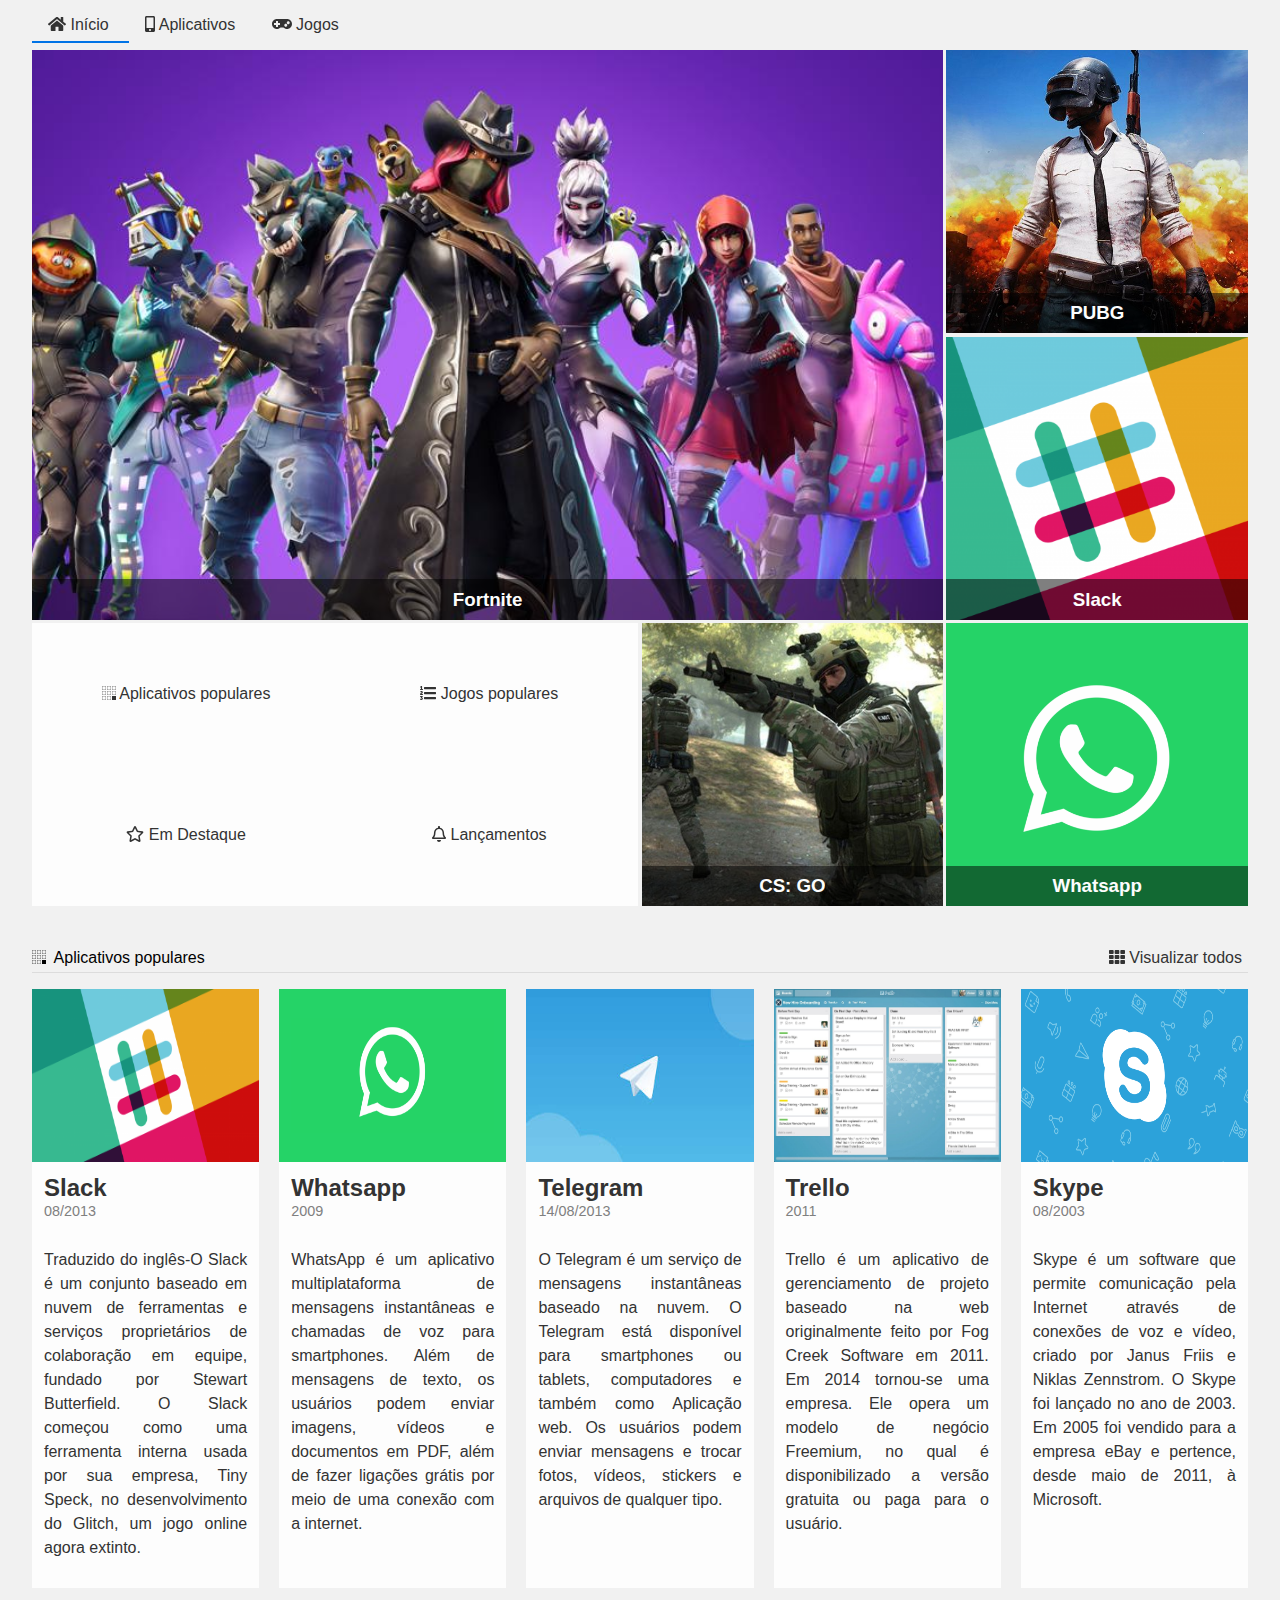
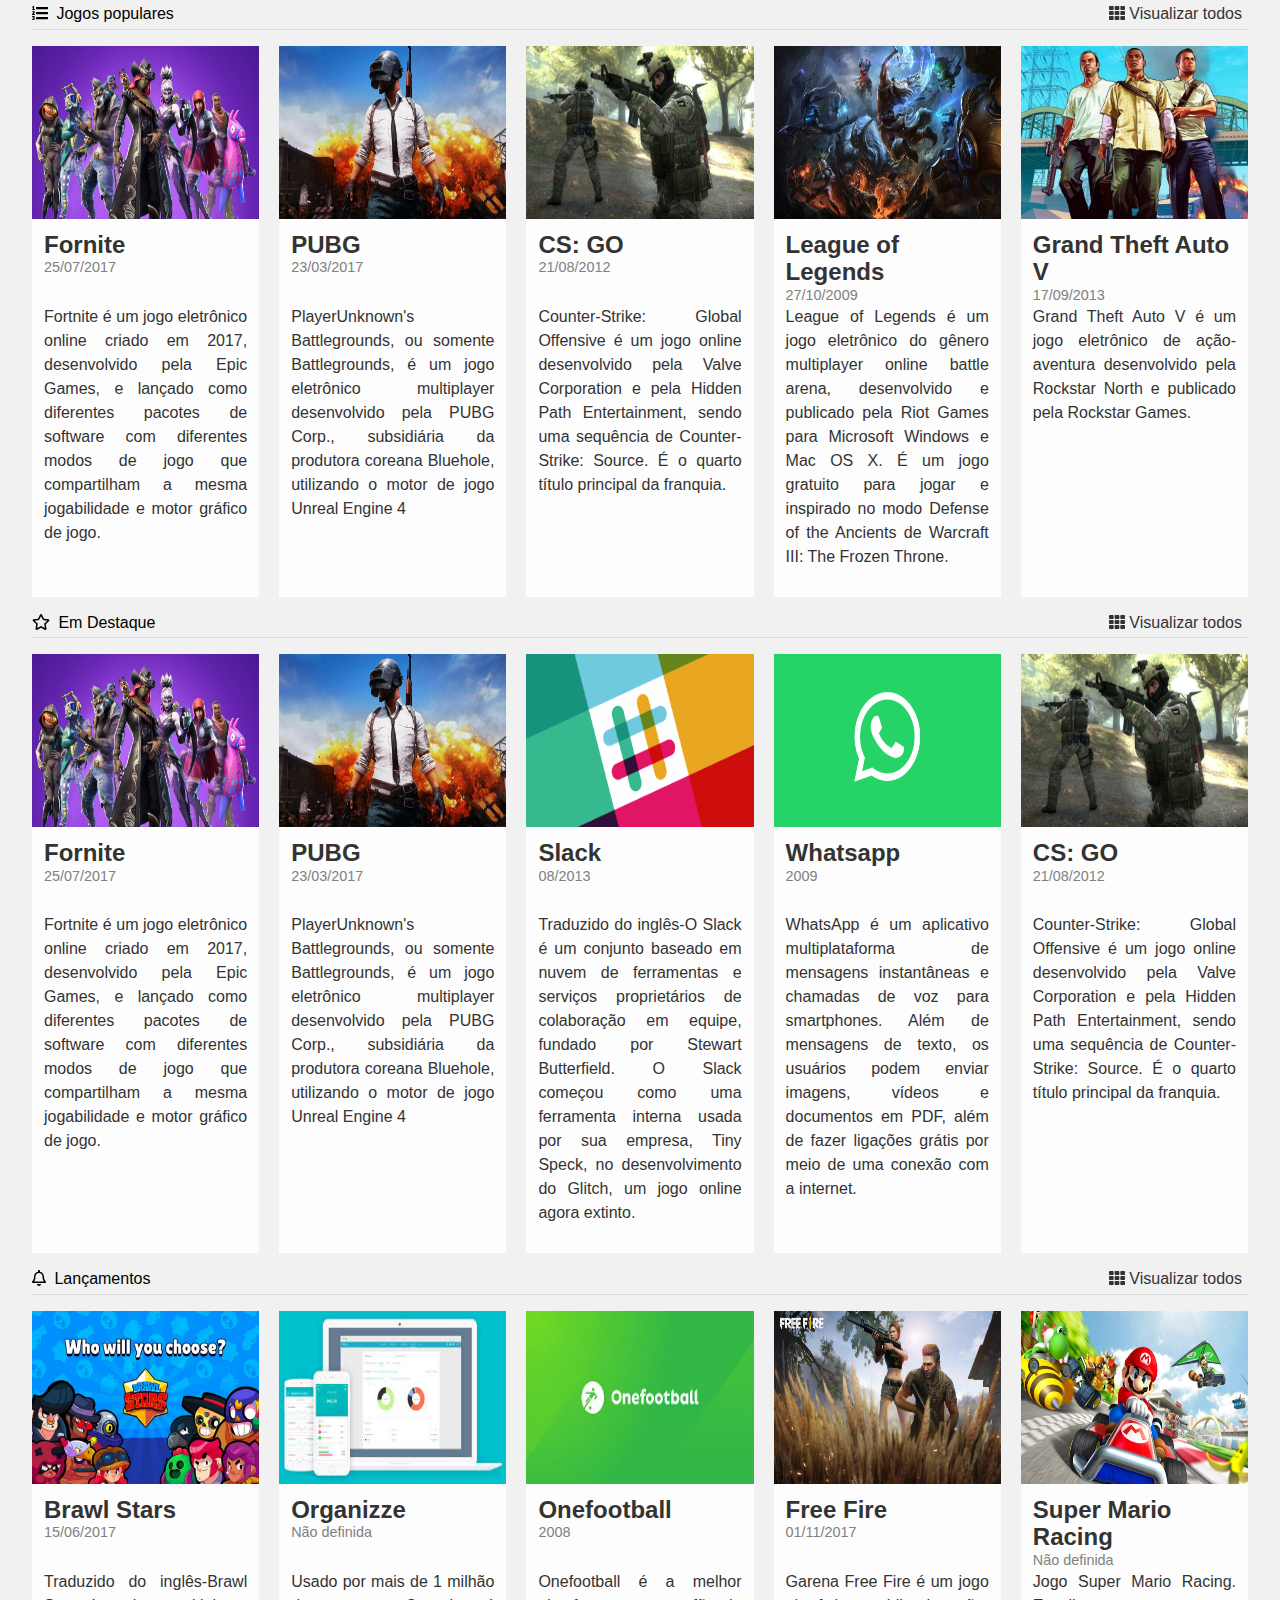
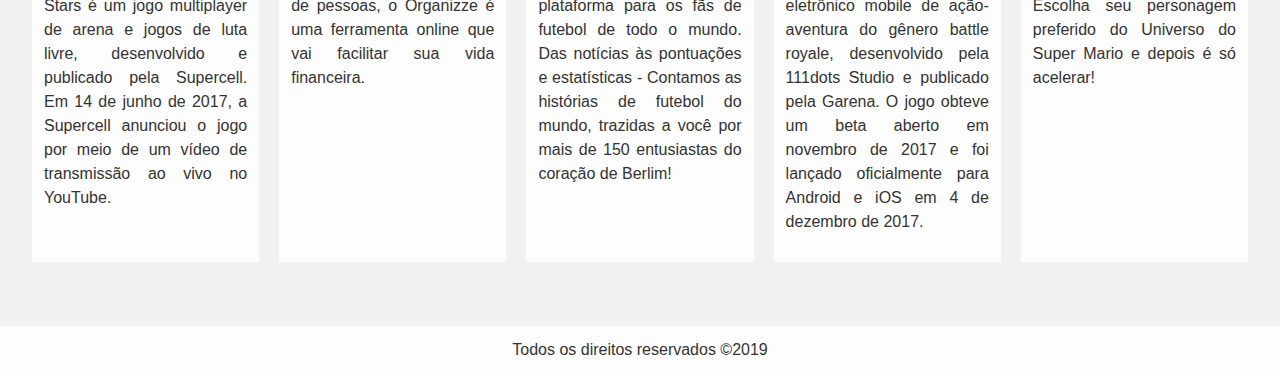
<file: index.html>
<!DOCTYPE html>
<html lang="en">

<head>
  <meta charset="UTF-8">
  <meta name="viewport" content="width=device-width, initial-scale=1.0">
  <meta http-equiv="X-UA-Compatible" content="ie=edge">
  <title>Alura Store | Baixe nossos aplicativos e jogos</title>
  <link href="./assets/css/normalize.css" rel="stylesheet">
  <link href="./assets/css/reset.css" rel="stylesheet">
  <link href="./assets/css/style.css" rel="stylesheet">
  <link href="./assets/css/destaques.css" rel="stylesheet">
  <link href="./assets/css/populares.css" rel="stylesheet">
  <link href="./assets/css/menu.css" rel="stylesheet">
  <link href="./assets/css/responsivo.css" rel="stylesheet">
</head>

<body class="app">
  <header class="cabecalho">
    <nav class="menu">
      <ul class="menu__lista">
          <li class="menu__item">
              <a class="menu__link ativo" href="#">
                  <i class="fas fa-home"></i>
                  Início
              </a>
              <a class="menu__link" href="#">
                  <i class="fas fa-mobile-alt"></i>
                  Aplicativos</a>
              <a class="menu__link" href="#">
                  <i class="fas fa-gamepad"></i>
                  Jogos
              </a>
          </li>
      </ul>
  </nav>
  </header>
  <main class="conteudo">
    <section class="destaques">
      <div class="destaques__principal caixa">
        <h3 class="destaques__titulo">Fortnite</h3>
      </div>
      <div class="destaques__secundario caixa">
        <h3 class="destaques__titulo">PUBG</h3>
      </div>
      <div class="destaques__secundario caixa">
        <h3 class="destaques__titulo">Slack</h3>
      </div>
      <div class="destaques__secundario caixa">
        <h3 class="destaques__titulo">Whatsapp</h3>
      </div>
      <div class="destaques__secundario caixa">
        <h3 class="destaques__titulo">CS: GO</h3>
      </div>
      <div class="destaques__categorias">
        <ul class="destaques__categorias___lista">
          <li class="destaques__categorias___item">
            <a class="destaques__categorias___link" href="#">
              <i class="destaques__categorias___icone fab fa-buromobelexperte"></i>
              Aplicativos populares
            </a>
          </li>
          <li class="destaques__categorias___item">
            <a class="destaques__categorias___link" href="#">
              <i class="fas fa-list-ol"></i>
              Jogos populares
            </a>
          </li>
          <li class="destaques__categorias___item">
            <a class="destaques__categorias___link" href="#">
              <i class="far fa-star"></i>
              Em Destaque
            </a>
          </li>
          <li class="destaques__categorias___item">
            <a class="destaques__categorias___link" href="#">
              <i class="far fa-bell"></i>
              Lançamentos
            </a>
          </li>
        </ul>
      </div>
    </section>

    <section class="populares">
      <div class="populares__itens">
        <div class="populares__info">
          <div class="populares__cabecalho">
            <h4 class="populares__titulo">
              <i class="populares__icone fab fa-buromobelexperte"></i>
              Aplicativos populares
            </h4>
            <button class="populares__botao">
              <i class="fas fa-th"></i>
              Visualizar todos
            </button>
          </div>
        </div>
        <div class="populares__conteudo">
          <div class="populares__card">
            <img class="populares__card___imagem" src="./assets/img/slack.png"></img>
            <div class="populares__card___corpo">
              <div class="populares__card___cabecalho">
                <h5 class="populares__card___titulo">Slack</h5>
                <time class="populares__card___data" datetime="2013-08-01">08/2013</time>
              </div>
              <div class="populares__card___descricao">
                Traduzido do inglês-O Slack é um conjunto baseado em nuvem de ferramentas e serviços proprietários de
                colaboração em equipe, fundado por Stewart Butterfield. O Slack começou como uma ferramenta interna
                usada por sua empresa, Tiny Speck, no desenvolvimento do Glitch, um jogo online agora extinto.
              </div>
            </div>
          </div>
          <div class="populares__card">
            <img class="populares__card___imagem" src="./assets/img/whatsapp.png"></img>
            <div class="populares__card___corpo">
              <div class="populares__card___cabecalho">
                <h5 class="populares__card___titulo">Whatsapp</h5>
                <time class="populares__card___data" datetime="20090-01-01">2009</time>
              </div>
              <div class="populares__card___descricao">
                WhatsApp é um aplicativo multiplataforma de mensagens instantâneas e chamadas de voz para smartphones.
                Além de mensagens de texto, os usuários podem enviar imagens, vídeos e documentos em PDF, além de fazer
                ligações grátis por meio de uma conexão com a internet.
              </div>
            </div>
          </div>
          <div class="populares__card">
            <img class="populares__card___imagem" src="./assets/img/telegram.jpeg"></img>
            <div class="populares__card___corpo">
              <div class="populares__card___cabecalho">
                <h5 class="populares__card___titulo">Telegram</h5>
                <time class="populares__card___data" datetime="2013-08-14">14/08/2013</time>
              </div>
              <div class="populares__card___descricao">
                O Telegram é um serviço de mensagens instantâneas baseado na nuvem. O Telegram está disponível para
                smartphones ou tablets, computadores e também como Aplicação web. Os usuários podem enviar mensagens e
                trocar fotos, vídeos, stickers e arquivos de qualquer tipo.
              </div>
            </div>
          </div>
          <div class="populares__card">
            <img class="populares__card___imagem" src="./assets/img/trello.jpg"></img>
            <div class="populares__card___corpo">
              <div class="populares__card___cabecalho">
                <h5 class="populares__card___titulo">Trello</h5>
                <time class="populares__card___data" datetime="2011-01-01">2011</time>
              </div>
              <div class="populares__card___descricao">
                Trello é um aplicativo de gerenciamento de projeto baseado na web originalmente feito por Fog Creek
                Software em 2011. Em 2014 tornou-se uma empresa. Ele opera um modelo de negócio Freemium, no qual é
                disponibilizado a versão gratuita ou paga para o usuário.
              </div>
            </div>
          </div>
          <div class="populares__card">
            <img class="populares__card___imagem" src="./assets/img/skype.png"></img>
            <div class="populares__card___corpo">
              <div class="populares__card___cabecalho">
                <h5 class="populares__card___titulo">Skype</h5>
                <time class="populares__card___data" datetime="2003-08-01">08/2003</time>
              </div>
              <div class="populares__card___descricao">
                Skype é um software que permite comunicação pela Internet através de conexões de voz e vídeo, criado por
                Janus Friis e Niklas Zennstrom. O Skype foi lançado no ano de 2003. Em 2005 foi vendido para a empresa
                eBay e pertence, desde maio de 2011, à Microsoft.
              </div>
            </div>
          </div>
        </div>
      </div>
      <div class="populares__itens">
        <div class="populares__info">
          <div class="populares__cabecalho">
            <h4 class="populares__titulo">
              <i class="populares__icone fas fa-list-ol"></i>
              Jogos populares
            </h4>
            <button class="populares__botao">
              <i class="fas fa-th"></i>
              Visualizar todos
            </button>
          </div>
        </div>
        <div class="populares__conteudo">
          <div class="populares__card">
            <img class="populares__card___imagem" src="./assets/img/fortnite.jpg"></img>
            <div class="populares__card___corpo">
              <div class="populares__card___cabecalho">
                <h5 class="populares__card___titulo">Fornite</h5>
                <time class="populares__card___data" datetime="2017-07-25">25/07/2017</time>
              </div>
              <div class="populares__card___descricao">
                Fortnite é um jogo eletrônico online criado em 2017, desenvolvido pela Epic Games, e lançado como
                diferentes pacotes de software com diferentes modos de jogo que compartilham a mesma jogabilidade e
                motor gráfico de jogo.
              </div>
            </div>
          </div>
          <div class="populares__card">
            <img class="populares__card___imagem" src="./assets/img/pubg.jpg"></img>
            <div class="populares__card___corpo">
              <div class="populares__card___cabecalho">
                <h5 class="populares__card___titulo">PUBG</h5>
                <time class="populares__card___data" datetime="2017-03-23">23/03/2017</time>
              </div>
              <div class="populares__card___descricao">
                PlayerUnknown's Battlegrounds, ou somente Battlegrounds, é um jogo eletrônico multiplayer desenvolvido
                pela PUBG Corp., subsidiária da produtora coreana Bluehole, utilizando o motor de jogo Unreal Engine 4
              </div>
            </div>
          </div>
          <div class="populares__card">
            <img class="populares__card___imagem" src="./assets/img/cs-go.jpg"></img>
            <div class="populares__card___corpo">
              <div class="populares__card___cabecalho">
                <h5 class="populares__card___titulo">CS: GO</h5>
                <time class="populares__card___data" datetime="2012-08-21">21/08/2012</time>
              </div>
              <div class="populares__card___descricao">
                Counter-Strike: Global Offensive é um jogo online desenvolvido pela Valve Corporation e pela Hidden Path
                Entertainment, sendo uma sequência de Counter-Strike: Source. É o quarto título principal da franquia.
              </div>
            </div>
          </div>
          <div class="populares__card">
            <img class="populares__card___imagem" src="./assets/img/lol.jpg"></img>
            <div class="populares__card___corpo">
              <div class="populares__card___cabecalho">
                <h5 class="populares__card___titulo">League of Legends</h5>
                <time class="populares__card___data" datetime="2009-10-27">27/10/2009</time>
              </div>
              <div class="populares__card___descricao">
                League of Legends é um jogo eletrônico do gênero multiplayer online battle arena, desenvolvido e
                publicado pela Riot Games para Microsoft Windows e Mac OS X. É um jogo gratuito para jogar e inspirado
                no modo Defense of the Ancients de Warcraft III: The Frozen Throne.
              </div>
            </div>
          </div>
          <div class="populares__card">
            <img class="populares__card___imagem" src="./assets/img/gta-v.jpg"></img>
            <div class="populares__card___corpo">
              <div class="populares__card___cabecalho">
                <h5 class="populares__card___titulo">Grand Theft Auto V</h5>
                <time class="populares__card___data" datetime="2013-09-17">17/09/2013</time>
              </div>
              <div class="populares__card___descricao">
                Grand Theft Auto V é um jogo eletrônico de ação-aventura desenvolvido pela Rockstar North e publicado
                pela Rockstar Games.
              </div>
            </div>
          </div>
        </div>
      </div>
      <div class="populares__itens">
        <div class="populares__info">
          <div class="populares__cabecalho">
            <h4 class="populares__titulo">
              <i class="populares__icone far fa-star"></i>
              Em Destaque
            </h4>
            <button class="populares__botao">
              <i class="fas fa-th"></i>
              Visualizar todos
            </button>
          </div>
        </div>
        <div class="populares__conteudo">
          <div class="populares__card">
            <img class="populares__card___imagem" src="./assets/img/fortnite.jpg"></img>
            <div class="populares__card___corpo">
              <div class="populares__card___cabecalho">
                <h5 class="populares__card___titulo">Fornite</h5>
                <time class="populares__card___data" datetime="2017-07-25">25/07/2017</time>
              </div>
              <div class="populares__card___descricao">
                Fortnite é um jogo eletrônico online criado em 2017, desenvolvido pela Epic Games, e lançado como
                diferentes pacotes de software com diferentes modos de jogo que compartilham a mesma jogabilidade e
                motor gráfico de jogo.
              </div>
            </div>
          </div>
          <div class="populares__card">
            <img class="populares__card___imagem" src="./assets/img/pubg.jpg"></img>
            <div class="populares__card___corpo">
              <div class="populares__card___cabecalho">
                <h5 class="populares__card___titulo">PUBG</h5>
                <time class="populares__card___data" datetime="2017-03-23">23/03/2017</time>
              </div>
              <div class="populares__card___descricao">
                PlayerUnknown's Battlegrounds, ou somente Battlegrounds, é um jogo eletrônico multiplayer desenvolvido
                pela PUBG Corp., subsidiária da produtora coreana Bluehole, utilizando o motor de jogo Unreal Engine 4
              </div>
            </div>
          </div>
          <div class="populares__card">
            <img class="populares__card___imagem" src="./assets/img/slack.png"></img>
            <div class="populares__card___corpo">
              <div class="populares__card___cabecalho">
                <h5 class="populares__card___titulo">Slack</h5>
                <time class="populares__card___data" datetime="2013-08-01">08/2013</time>
              </div>
              <div class="populares__card___descricao">
                Traduzido do inglês-O Slack é um conjunto baseado em nuvem de ferramentas e serviços proprietários de
                colaboração em equipe, fundado por Stewart Butterfield. O Slack começou como uma ferramenta interna
                usada por sua empresa, Tiny Speck, no desenvolvimento do Glitch, um jogo online agora extinto.
              </div>
            </div>
          </div>
          <div class="populares__card">
            <img class="populares__card___imagem" src="./assets/img/whatsapp.png"></img>
            <div class="populares__card___corpo">
              <div class="populares__card___cabecalho">
                <h5 class="populares__card___titulo">Whatsapp</h5>
                <time class="populares__card___data" datetime="20090-01-01">2009</time>
              </div>
              <div class="populares__card___descricao">
                WhatsApp é um aplicativo multiplataforma de mensagens instantâneas e chamadas de voz para smartphones.
                Além de mensagens de texto, os usuários podem enviar imagens, vídeos e documentos em PDF, além de fazer
                ligações grátis por meio de uma conexão com a internet.
              </div>
            </div>
          </div>
          <div class="populares__card">
            <img class="populares__card___imagem" src="./assets/img/cs-go.jpg"></img>
            <div class="populares__card___corpo">
              <div class="populares__card___cabecalho">
                <h5 class="populares__card___titulo">CS: GO</h5>
                <time class="populares__card___data" datetime="2012-08-21">21/08/2012</time>
              </div>
              <div class="populares__card___descricao">
                Counter-Strike: Global Offensive é um jogo online desenvolvido pela Valve Corporation e pela Hidden Path
                Entertainment, sendo uma sequência de Counter-Strike: Source. É o quarto título principal da franquia.
              </div>
            </div>
          </div>
        </div>
      </div>
      <div class="populares__itens">
        <div class="populares__info">
          <div class="populares__cabecalho">
            <h4 class="populares__titulo">
              <i class="populares__icone far fa-bell"></i>
              Lançamentos
            </h4>
            <button class="populares__botao">
              <i class="fas fa-th"></i>
              Visualizar todos
            </button>
          </div>
        </div>
        <div class="populares__conteudo">
          <div class="populares__card">
            <img class="populares__card___imagem" src="./assets/img/brawl-stars.jpg"></img>
            <div class="populares__card___corpo">
              <div class="populares__card___cabecalho">
                <h5 class="populares__card___titulo">Brawl Stars</h5>
                <time class="populares__card___data" datetime="2017-06-15">15/06/2017</time>
              </div>
              <div class="populares__card___descricao">
                Traduzido do inglês-Brawl Stars é um jogo multiplayer de arena e jogos de luta livre, desenvolvido e
                publicado pela Supercell. Em 14 de junho de 2017, a Supercell anunciou o jogo por meio de um vídeo de
                transmissão ao vivo no YouTube.
              </div>
            </div>
          </div>
          <div class="populares__card">
            <img class="populares__card___imagem" src="./assets/img/organizze.jpeg"></img>
            <div class="populares__card___corpo">
              <div class="populares__card___cabecalho">
                <h5 class="populares__card___titulo">Organizze</h5>
                <time class="populares__card___data" datetime="">Não definida</time>
              </div>
              <div class="populares__card___descricao">
                Usado por mais de 1 milhão de pessoas, o Organizze é uma ferramenta online que vai facilitar sua vida
                financeira.
              </div>
            </div>
          </div>
          <div class="populares__card">
            <img class="populares__card___imagem" src="./assets/img/onefotball.jpeg"></img>
            <div class="populares__card___corpo">
              <div class="populares__card___cabecalho">
                <h5 class="populares__card___titulo">Onefootball</h5>
                <time class="populares__card___data" datetime="2008-01-01">2008</time>
              </div>
              <div class="populares__card___descricao">
                Onefootball é a melhor plataforma para os fãs de futebol de todo o mundo. Das notícias às pontuações e
                estatísticas - Contamos as histórias de futebol do mundo, trazidas a você por mais de 150 entusiastas do
                coração de Berlim!
              </div>
            </div>
          </div>
          <div class="populares__card">
            <img class="populares__card___imagem" src="./assets/img/free-fire.jpg"></img>
            <div class="populares__card___corpo">
              <div class="populares__card___cabecalho">
                <h5 class="populares__card___titulo">Free Fire</h5>
                <time class="populares__card___data" datetime="2017-11-01">01/11/2017</time>
              </div>
              <div class="populares__card___descricao">
                Garena Free Fire é um jogo eletrônico mobile de ação-aventura do gênero battle royale, desenvolvido pela
                111dots Studio e publicado pela Garena. O jogo obteve um beta aberto em novembro de 2017 e foi lançado
                oficialmente para Android e iOS em 4 de dezembro de 2017.
              </div>
            </div>
          </div>
          <div class="populares__card">
            <img class="populares__card___imagem" src="./assets/img/mario-kart.jpg"></img>
            <div class="populares__card___corpo">
              <div class="populares__card___cabecalho">
                <h5 class="populares__card___titulo">Super Mario Racing</h5>
                <time class="populares__card___data" datetime="">Não definida</time>
              </div>
              <div class="populares__card___descricao">
                Jogo Super Mario Racing. Escolha seu personagem preferido do Universo do Super Mario e depois é só
                acelerar!
              </div>
            </div>
          </div>
        </div>
      </div>
    </section>
  </main>
  <footer class="rodape">Todos os direitos reservados &copy;2019</footer>
  <script src="./assets/js/fontawesome.all.min.js"></script>
</body>

</html>
</file>
<file: assets/css/style.css>
.app {
    background: #f1f1f1;
    font-family: Arial, Helvetica, sans-serif;

    display: grid;

    grid-template-areas:
        "cabecalho"
        "conteudo"
        /* "populares" */
        "rodape"
    ;

    grid-template-columns: auto;
    /* grid-template-columns: [first] auto [line2] 50% [line3] auto; */
    grid-template-rows: 50px auto 50px;
}

.cabecalho {
    grid-area: cabecalho;
    display: flex;
    align-items: center;
    padding: 0 2rem;
}

.conteudo{
    grid-area: conteudo;
    padding: 0 2rem;
}

/* .populares {
  grid-area: populares;
} */

.rodape {
    grid-area: rodape;
    display: flex;
    justify-content: center;
    align-items: center;
    background-color: #fdfdfd;
    color: #333333;
}

/* .aside {
    grid-area: aside;
    display: flex;
    justify-content: center;
    align-items: center;
    background-color: rgba(204, 131, 36, 0.7);
} */

/* img {
  max-width: 100%;
} */
</file>
<file: assets/css/destaques.css>
.caixa {
    display: flex;
    align-items: flex-end;
    justify-content: center;
}
.destaques {
    display: grid;
    grid-template-columns: 1fr 1fr 1fr 1fr;
    grid-template-rows: calc(100% / 3) calc(100% / 3) calc(100% / 3);
    height: calc(100vh - 50px);
    gap: .2rem;
}

.destaques__titulo {
    background-color: rgba(0, 0, 0, .5);
    color: #fdfdfd;
    padding: 0.6rem;
    text-align: center;
    width: 100%;
}

.destaques__principal {
    background: url('../img/fortnite.jpg') center top 20% / cover no-repeat;
    grid-row: 1 / 3;
}

.destaques__secundario:nth-child(2) {
    background: url('../img/pubg.jpg') center / cover no-repeat;

}

.destaques__secundario:nth-child(3) {
    background: url('../img/slack.png') center / cover no-repeat;

}

.destaques__secundario:nth-child(4) {
    background: url('../img/whatsapp.png') center / cover no-repeat;

}

.destaques__secundario:nth-child(5) {
    background: url('../img/cs-go.jpg') center / cover no-repeat;
}

.destaques__categorias {
    grid-row: 3 / 3;
}

.destaques__categorias___lista {
    display: flex;
    flex-wrap: wrap;
    height: 100%;
    justify-content: space-between;
    background-color: rgba(22, 223, 89, 0.253);
}

.destaques__categorias___item {
    width: 50%;
    display: flex;
    justify-content: center;
    align-items: center;
    background-color: #fdfdfd;
    padding: 1rem;
    color: #333333;
    border-left: 5px solid transparent;
}

.destaques__categorias___link {
    color: inherit;
}
</file>
<file: assets/css/populares.css>
.populares {
  padding: 3rem 0rem;
}

.populares__conteudo {
  display: flex;
  justify-content: space-between;
  flex-wrap: wrap;
  grid-area: conteudo;
  padding: 1rem 0;
}

.populares__card {
  background-color: #fdfdfd;
  display: grid;
  grid-template-areas:
    "card-imagem"
    "card-corpo"
  ;
  grid-template-columns: 100%;
  grid-template-rows: 173px auto;
  /* margin-right: 1rem; */
  /* width: calc(20% - 1rem); */
}

.populares__card:last-child {
  margin-right: 0;
}

.populares__card___imagem {
  grid-area: card-imagem;
  height: 100%;
  width: 100%;
}

.populares__card___corpo {
  grid-area: card-corpo;
  padding: 0.75rem;
  display: grid;
  grid-template-areas:
    "card-cabecalho"
    "card-conteudo"
  ;
  grid-template-rows: 50px auto;
  row-gap: .5rem;
}

.populares__card___titulo {
  font-size: 1.5rem;
  color: #333;
}

.populares__card___data {
  font-size: .9rem;
  color: #808080;
}

.populares__card___descricao {
  color: #333333;
  text-align: justify;
  line-height: 1.5;
  margin: 1rem 0;
}

.populares__titulo {
  font-weight: 500;
}

.populares__icone {
  margin-right: 0.25rem;
}

.populares__cabecalho {
  border-bottom: 1px solid #dcdcdc;
  display: flex;
  justify-content: space-between;
  align-items: center;
  padding-bottom: 4px;
}

.populares__botao {
  background-color: transparent;
  border: none;
  color: #333;
 }
</file>
<file: assets/css/menu.css>
.menu__link {
  color: #333333;
  padding: 0.5em 1rem;
}

.menu__link:hover, .menu__link.ativo {
  border-bottom: 2px solid #0073e6;

}
</file>
<file: assets/css/responsivo.css>
@media screen and (min-width: 0) {
  .destaques__principal,
  .destaques__categorias  {
    grid-column: 1 / 5;
  }
  .destaques__secundario:nth-child(2){
    display: none;
    grid-column: none;
    grid-row: none;
  }
  .destaques__secundario:nth-child(3){
    display: none;
    grid-column: none;
    grid-row: none;
  }
  .destaques__secundario:nth-child(4){
    display: none;
    grid-column: none;
    grid-row: none;
  }
  .destaques__secundario:nth-child(5){
    display: none;
    grid-column: none;
    grid-row: none;
  }

  .populares__conteudo {
    flex-direction: column;
    align-items: center;
  }

  .populares__card {
    width: 100%;
    max-width: 450px;
    margin-bottom: 3rem;
  }

}

@media screen and (min-width: 768px) {
  .destaques__principal  {
    grid-column: 1 / 4;
  }
  .destaques__secundario:nth-child(2){
    display: flex;
    grid-column: 4 / 4;
    grid-row: 1 / 1;
  }
  .destaques__secundario:nth-child(3){
    display: flex;
    grid-column: 4 / 4;
    grid-row: 2 / 2;
  }
  .destaques__secundario:nth-child(4){
    display: flex;
    grid-column: 4 / 4;
    grid-row: 3 / 3;
  }
  .destaques__secundario:nth-child(5){
    display: flex;
    grid-column: 3 / 3;
    grid-row: 3 / 3;
  }

  .destaques__categorias{
    grid-column: 1 / 3;
  }

  .populares__conteudo {
    flex-direction: row;
    align-items: inherit;
  }

  .populares__card {
    width: calc(50% - 1rem);
    margin-bottom: 3rem;
    grid-template-rows: 173px auto;

  }
}

@media screen and (min-width: 992px) {
  .populares__conteudo {
    justify-content: space-between;
  }

  .populares__card {
    width: calc(33.33% - 1rem);
    margin-bottom: 3rem;
    margin-right: 1rem;

  }
}
@media screen and (min-width: 1200px) {
  .populares__card {
    width: calc(20% - 1rem);
    margin-bottom: 0;
  }

  .populares__card:last-child{
    margin-right: 0;
  }
}
</file>
